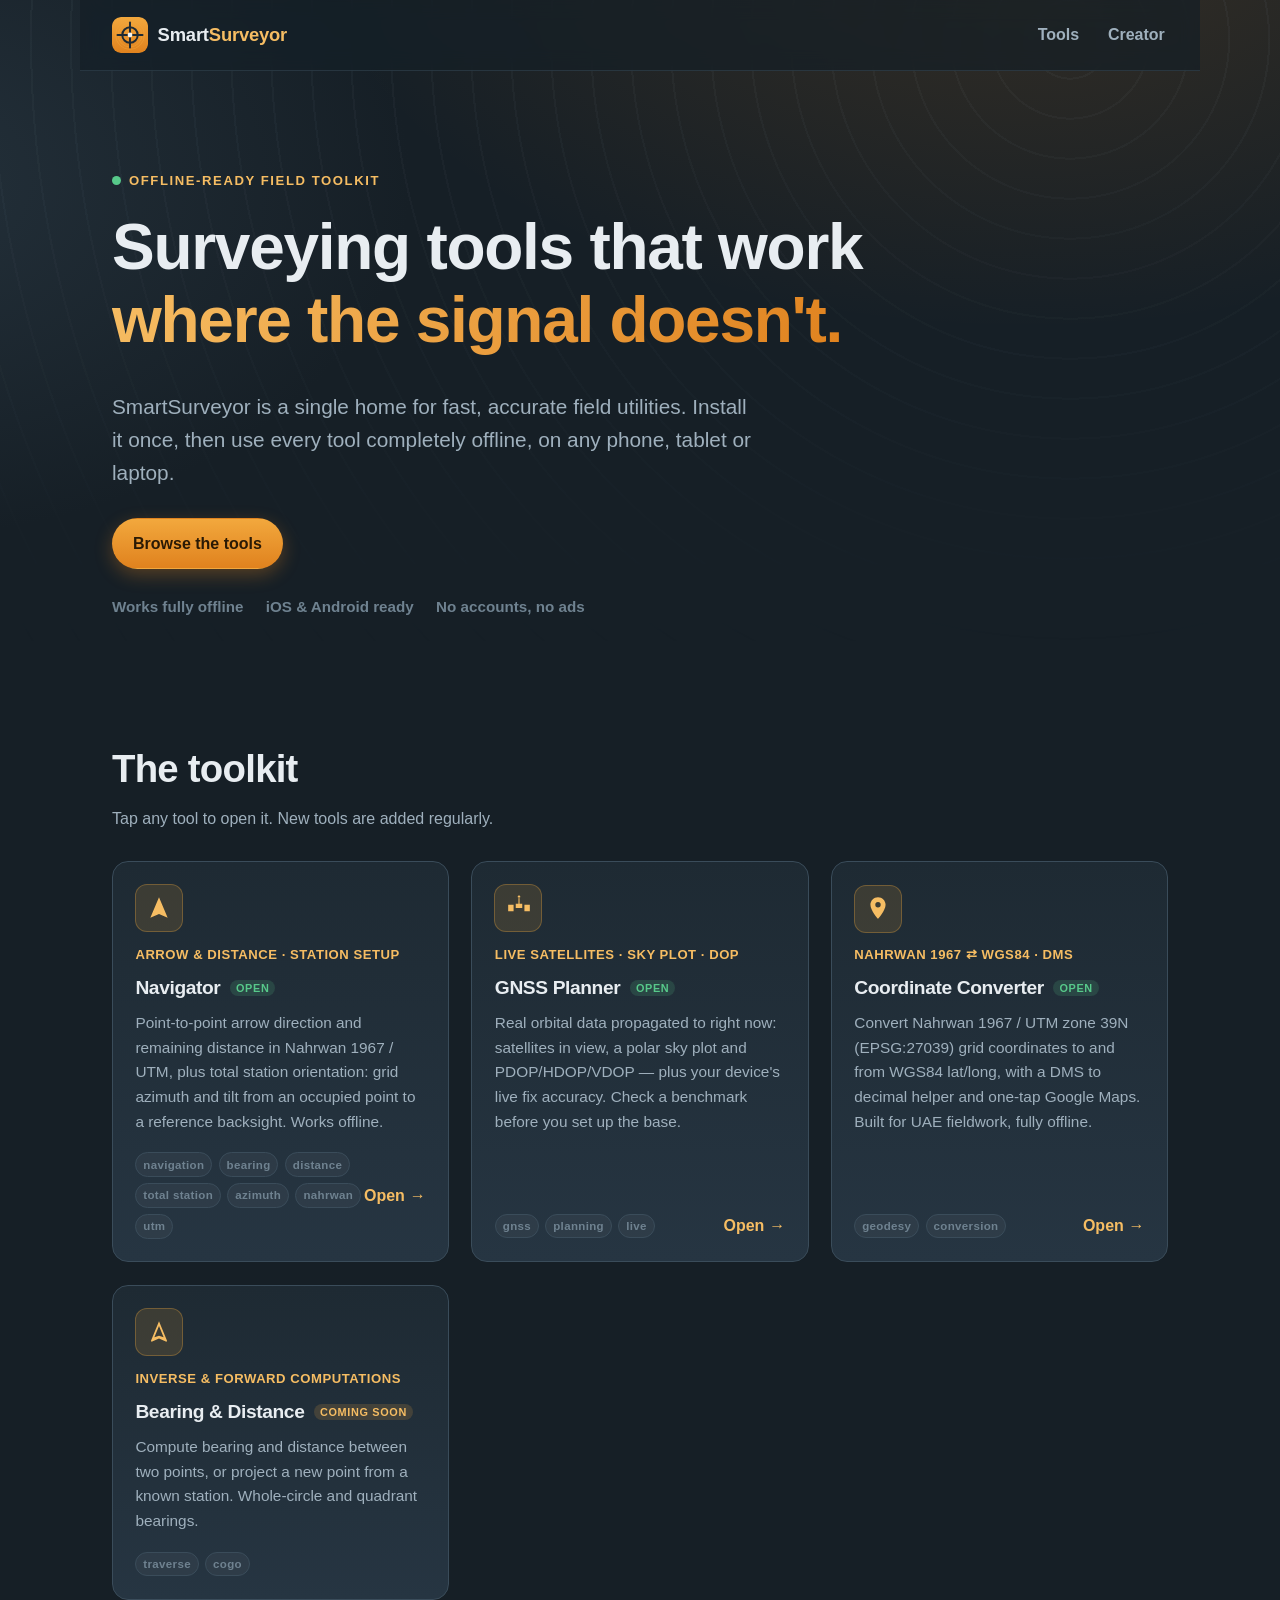
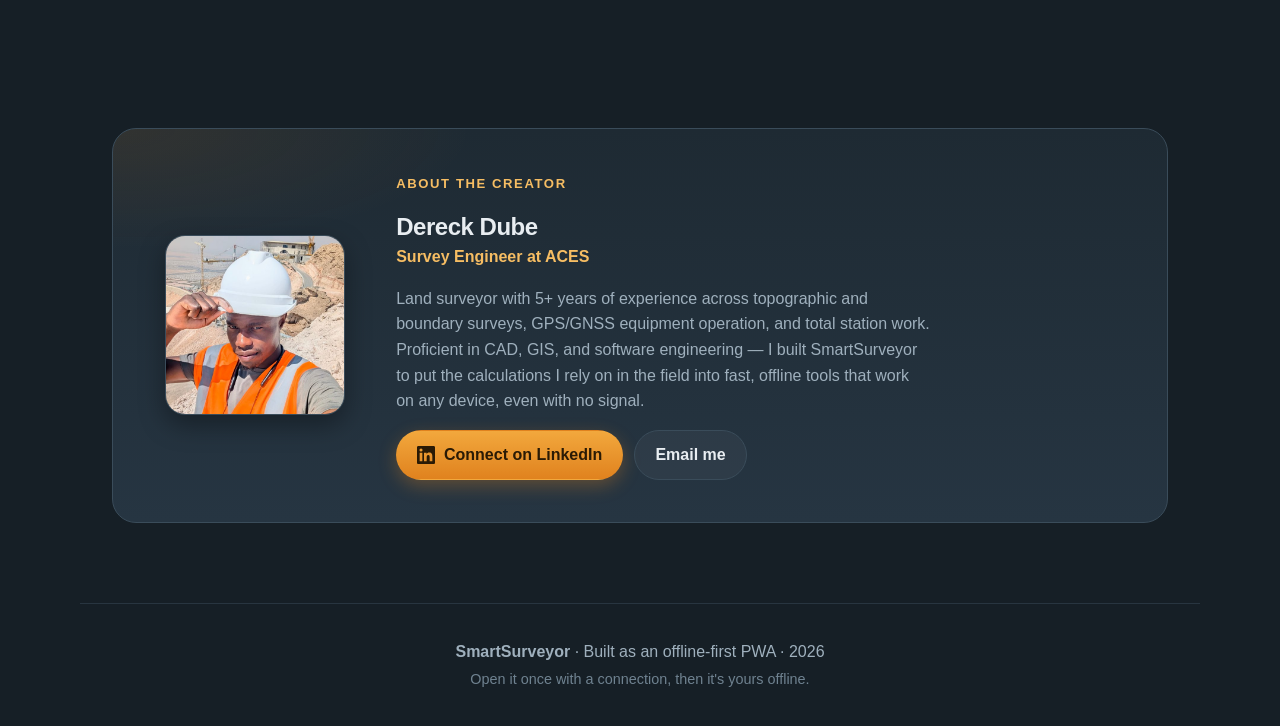
<file: index.html>
<!DOCTYPE html>
<html lang="en">
<head>
  <meta charset="UTF-8" />
  <!-- viewport-fit=cover lets the page draw under the iOS notch/home indicator;
       we then pad with env(safe-area-inset-*). maximum-scale is intentionally
       NOT locked so users can still pinch-zoom (accessibility). -->
  <meta name="viewport" content="width=device-width, initial-scale=1, viewport-fit=cover" />

  <title>SmartSurveyor — Offline Field Tools for Surveyors</title>
  <meta name="description" content="A growing collection of fast, offline-first tools for land surveyors. Installs to your home screen and works on any device, no signal required." />

  <!-- Theme / browser chrome colour -->
  <meta name="theme-color" content="#1E2A33" media="(prefers-color-scheme: dark)" />
  <meta name="theme-color" content="#E0821E" media="(prefers-color-scheme: light)" />
  <meta name="color-scheme" content="dark light" />

  <!-- iOS standalone / home-screen install -->
  <meta name="apple-mobile-web-app-capable" content="yes" />
  <meta name="mobile-web-app-capable" content="yes" />
  <meta name="apple-mobile-web-app-status-bar-style" content="black-translucent" />
  <meta name="apple-mobile-web-app-title" content="SmartSurveyor" />
  <meta name="format-detection" content="telephone=no" />

  <!-- Icons -->
  <link rel="icon" href="assets/icons/icon.svg" type="image/svg+xml" />
  <link rel="apple-touch-icon" href="assets/icons/apple-touch-icon.png" />
  <link rel="mask-icon" href="assets/icons/icon.svg" color="#E0821E" />

  <!-- PWA manifest -->
  <link rel="manifest" href="manifest.webmanifest" />

  <!-- Social / LinkedIn share preview -->
  <meta property="og:type" content="website" />
  <meta property="og:title" content="SmartSurveyor — Offline Field Tools for Surveyors" />
  <meta property="og:description" content="Fast, offline-first tools for land surveyors. Installs to your home screen, works on any device." />
  <meta property="og:image" content="assets/icons/icon-512.png" />
  <meta name="twitter:card" content="summary" />

  <link rel="stylesheet" href="assets/css/styles.css" />
</head>
<body>
  <a class="skip-link" href="#tools">Skip to tools</a>

  <!-- Decorative topographic contour backdrop -->
  <div class="topo" aria-hidden="true"></div>

  <header class="site-header">
    <a class="brand" href="./" aria-label="SmartSurveyor home">
      <img class="brand__mark" src="assets/icons/icon.svg" width="36" height="36" alt="" />
      <span class="brand__name">Smart<strong>Surveyor</strong></span>
    </a>
    <nav class="site-nav" aria-label="Primary">
      <a href="#tools">Tools</a>
      <a href="#about">Creator</a>
      <button id="reload-btn" class="btn btn--primary btn--small" hidden>Update ready · Refresh</button>
      <button id="install-btn" class="btn btn--ghost" hidden>Install app</button>
    </nav>
  </header>

  <main>
    <!-- ============================ HERO ============================ -->
    <section class="hero" id="top">
      <div class="hero__inner">
        <p class="eyebrow">
          <span class="dot" id="net-dot" aria-hidden="true"></span>
          <span id="net-label">Offline-ready field toolkit</span>
        </p>
        <h1 class="hero__title">
          Surveying tools that work<br />
          <span class="accent">where the signal doesn't.</span>
        </h1>
        <p class="hero__lede">
          SmartSurveyor is a single home for fast, accurate field utilities.
          Install it once, then use every tool completely offline, on any
          phone, tablet or laptop.
        </p>
        <div class="hero__actions">
          <a class="btn btn--primary" href="#tools">Browse the tools</a>
          <button class="btn btn--ghost" id="install-btn-hero" hidden>Add to home screen</button>
        </div>
        <ul class="hero__badges" aria-label="Highlights">
          <li>Works fully offline</li>
          <li>iOS &amp; Android ready</li>
          <li>No accounts, no ads</li>
        </ul>
      </div>
    </section>

    <!-- ============================ TOOLS ============================ -->
    <section class="tools" id="tools">
      <div class="section-head">
        <h2>The toolkit</h2>
        <p>Tap any tool to open it. New tools are added regularly.</p>
      </div>
      <div class="tool-grid" id="tool-grid" role="list">
        <!-- Tool cards are rendered from assets/js/tools.js -->
      </div>
    </section>

    <!-- ============================ ABOUT ============================ -->
    <section class="about" id="about">
      <div class="about__card">
        <div class="about__media">
          <img class="about__avatar" src="assets/img/creator.jpg" width="600" height="600"
               alt="Dereck Dube on a construction site, wearing a hard hat and hi-vis vest" />
        </div>
        <div class="about__body">
          <p class="eyebrow">About the creator</p>
          <h2>Dereck Dube</h2>
          <p class="about__role">
            Survey Engineer at
            <a href="https://www.linkedin.com/company/arab-center-for-engineering-studies" target="_blank" rel="noopener">ACES</a>
          </p>
          <p class="about__bio">
            Land surveyor with 5+ years of experience across topographic and
            boundary surveys, GPS/GNSS equipment operation, and total station
            work. Proficient in CAD, GIS, and software engineering — I built
            SmartSurveyor to put the calculations I rely on in the field into
            fast, offline tools that work on any device, even with no signal.
          </p>
          <div class="about__links">
            <a class="btn btn--primary" href="https://www.linkedin.com/in/dereck-khaya-dube" target="_blank" rel="noopener">
              <svg width="18" height="18" viewBox="0 0 24 24" aria-hidden="true" fill="currentColor"><path d="M20.45 20.45h-3.56v-5.57c0-1.33-.02-3.04-1.85-3.04-1.85 0-2.13 1.45-2.13 2.94v5.67H9.35V9h3.42v1.56h.05c.48-.9 1.64-1.85 3.37-1.85 3.6 0 4.27 2.37 4.27 5.46v6.28zM5.34 7.43a2.07 2.07 0 1 1 0-4.14 2.07 2.07 0 0 1 0 4.14zM7.12 20.45H3.55V9h3.57v11.45zM22.22 0H1.77C.79 0 0 .77 0 1.73v20.54C0 23.22.79 24 1.77 24h20.45c.98 0 1.78-.78 1.78-1.73V1.73C24 .77 23.2 0 22.22 0z"/></svg>
              Connect on LinkedIn
            </a>
            <a class="btn btn--ghost" href="mailto:dubedereck70@gmail.com">Email me</a>
          </div>
        </div>
      </div>
    </section>
  </main>

  <footer class="site-footer">
    <p>
      <strong>SmartSurveyor</strong> · Built as an offline-first PWA ·
      <span id="year"></span>
    </p>
    <p class="muted">Open it once with a connection, then it's yours offline.</p>
  </footer>

  <script src="assets/js/tools.js"></script>
  <script src="assets/js/app.js"></script>
</body>
</html>
</file>
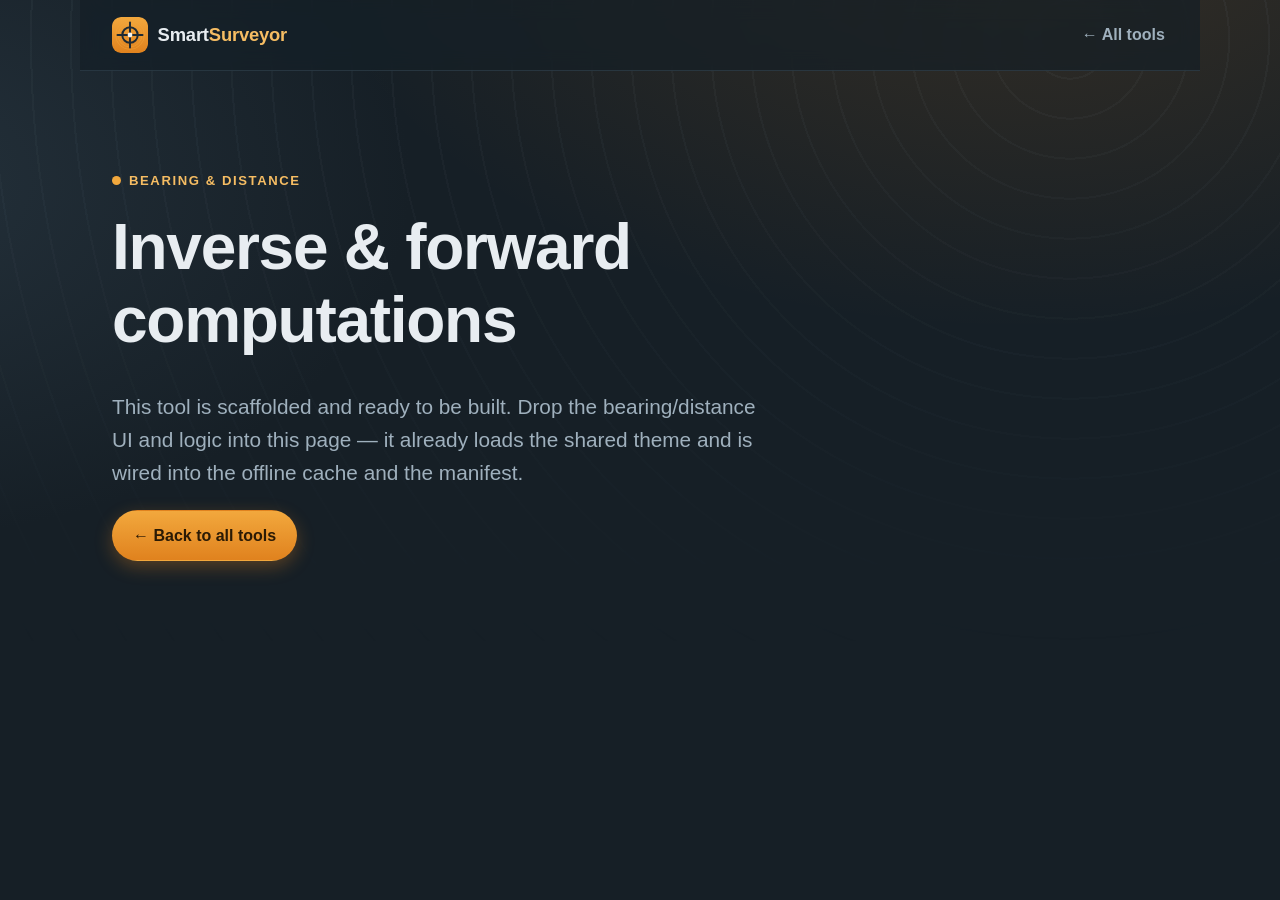
<file: tools/bearing-distance/index.html>
<!DOCTYPE html>
<html lang="en">
<head>
  <meta charset="UTF-8" />
  <meta name="viewport" content="width=device-width, initial-scale=1, viewport-fit=cover" />
  <title>Bearing &amp; Distance — SmartSurveyor</title>
  <meta name="description" content="Compute bearing and distance between points, or project a new point — offline." />
  <meta name="theme-color" content="#1E2A33" />
  <meta name="apple-mobile-web-app-capable" content="yes" />
  <meta name="apple-mobile-web-app-status-bar-style" content="black-translucent" />
  <meta name="apple-mobile-web-app-title" content="Bearing & Distance" />
  <link rel="icon" href="../../assets/icons/icon.svg" type="image/svg+xml" />
  <link rel="apple-touch-icon" href="../../assets/icons/apple-touch-icon.png" />
  <link rel="manifest" href="../../manifest.webmanifest" />
  <link rel="stylesheet" href="../../assets/css/styles.css" />
</head>
<body>
  <div class="topo" aria-hidden="true"></div>

  <header class="site-header">
    <a class="brand" href="../../" aria-label="Back to SmartSurveyor home">
      <img class="brand__mark" src="../../assets/icons/icon.svg" width="36" height="36" alt="" />
      <span class="brand__name">Smart<strong>Surveyor</strong></span>
    </a>
    <nav class="site-nav" aria-label="Primary">
      <a href="../../#tools">&larr; All tools</a>
    </nav>
  </header>

  <main class="hero">
    <div class="hero__inner">
      <p class="eyebrow"><span class="dot is-offline" aria-hidden="true"></span> Bearing &amp; Distance</p>
      <h1 class="hero__title">Inverse &amp; forward computations</h1>
      <p class="hero__lede">
        This tool is scaffolded and ready to be built. Drop the bearing/distance
        UI and logic into this page — it already loads the shared theme and is
        wired into the offline cache and the manifest.
      </p>
      <a class="btn btn--primary" href="../../#tools">&larr; Back to all tools</a>
    </div>
  </main>

  <script>
    if ("serviceWorker" in navigator) {
      navigator.serviceWorker.register("../../sw.js").catch(function () {});
    }
  </script>
</body>
</html>
</file>
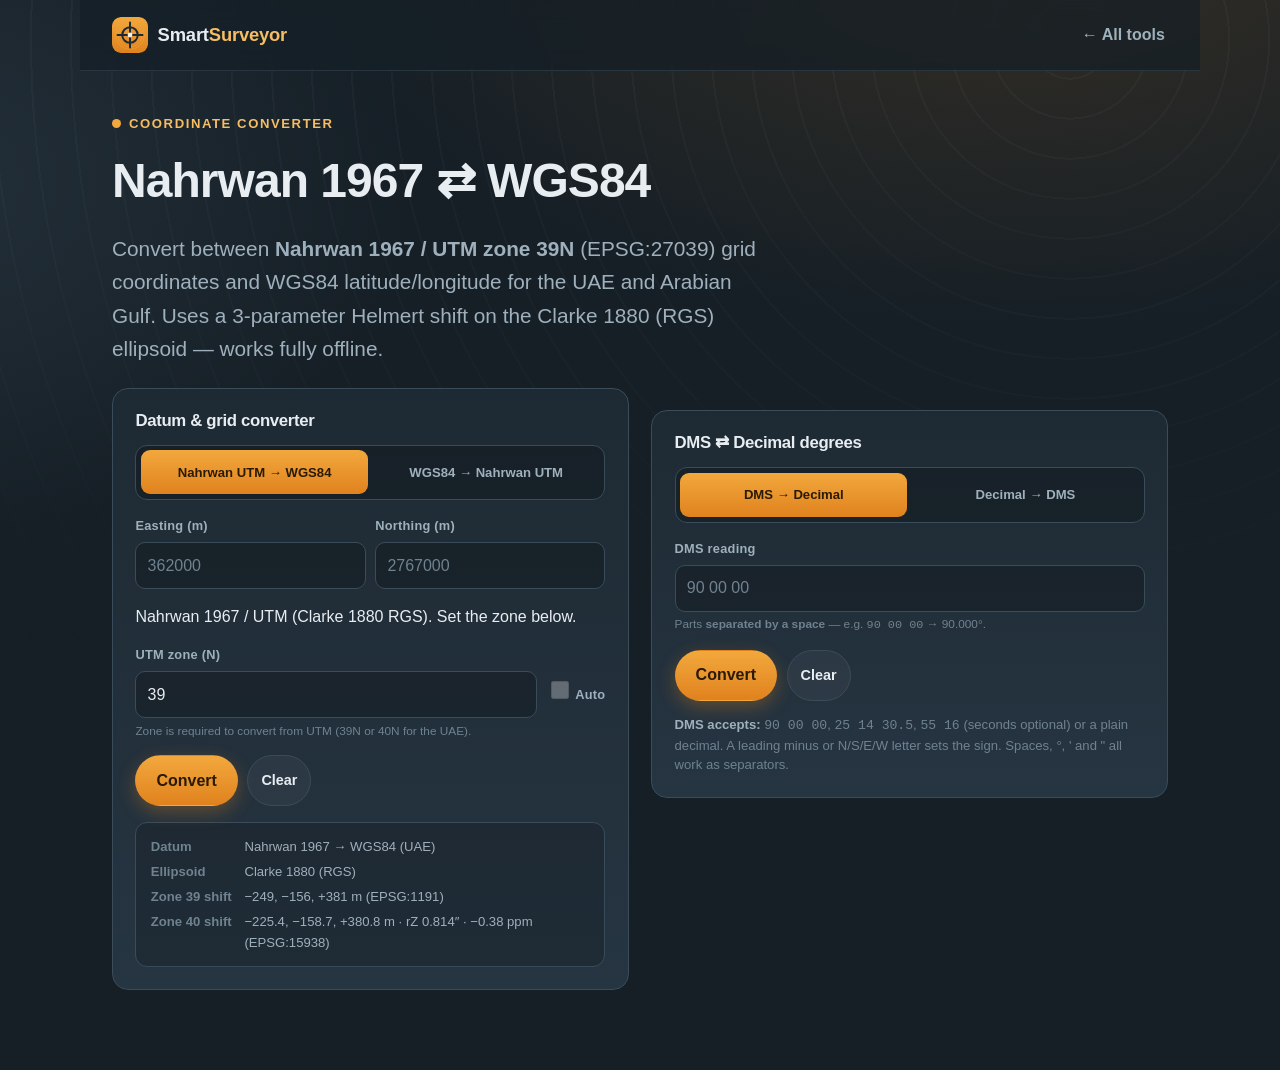
<file: tools/coordinate-converter/index.html>
<!DOCTYPE html>
<html lang="en">
<head>
  <meta charset="UTF-8" />
  <meta name="viewport" content="width=device-width, initial-scale=1, viewport-fit=cover" />
  <title>Coordinate Converter — SmartSurveyor</title>
  <meta name="description" content="Convert Nahrwan 1967 / UTM zone 39N ⇄ WGS84, plus DMS to decimal degrees — offline." />
  <meta name="theme-color" content="#1E2A33" />
  <meta name="apple-mobile-web-app-capable" content="yes" />
  <meta name="apple-mobile-web-app-status-bar-style" content="black-translucent" />
  <meta name="apple-mobile-web-app-title" content="Coord Converter" />
  <link rel="icon" href="../../assets/icons/icon.svg" type="image/svg+xml" />
  <link rel="apple-touch-icon" href="../../assets/icons/apple-touch-icon.png" />
  <link rel="manifest" href="../../manifest.webmanifest" />
  <link rel="stylesheet" href="../../assets/css/styles.css" />
  <style>
    /* ---- Coordinate Converter: tool-specific UI (uses shared theme tokens) ---- */
    .cc { max-width: var(--maxw); margin: 0 auto; padding: clamp(1.4rem, 4vw, 2.4rem) clamp(1rem, 4vw, 2rem) clamp(3rem, 8vw, 5rem); }
    .cc__grid { display: grid; grid-template-columns: minmax(0, 1fr); gap: clamp(0.9rem, 2vw, 1.4rem); }
    @media (min-width: 880px) { .cc__grid { grid-template-columns: minmax(0, 1fr) minmax(0, 1fr); align-items: start; } }

    .panel {
      background: linear-gradient(180deg, var(--slate-800), var(--slate-700));
      border: 1px solid var(--slate-line);
      border-radius: var(--radius);
      padding: clamp(1rem, 3vw, 1.4rem);
    }
    .panel + .panel { margin-top: clamp(0.9rem, 2vw, 1.4rem); }
    .panel h2 { font-size: 1.05rem; margin: 0 0 0.9rem; display: flex; align-items: center; gap: 0.5rem; flex-wrap: wrap; }
    .panel h2 .hint { font-size: 0.72rem; font-weight: 700; color: var(--text-faint); letter-spacing: 0.04em; text-transform: uppercase; }

    .field { margin-bottom: 0.9rem; }
    .field:last-child { margin-bottom: 0; }
    .field label { display: block; font-size: 0.8rem; font-weight: 700; color: var(--text-dim); margin-bottom: 0.35rem; letter-spacing: 0.02em; }
    .field input[type="number"], .field input[type="text"] {
      width: 100%; font: inherit; color: var(--text);
      background: rgba(0,0,0,0.25); border: 1px solid var(--slate-line);
      border-radius: 10px; padding: 0.6rem 0.7rem; min-height: 44px;
      -webkit-appearance: none; appearance: none;
    }
    .field input::placeholder { color: var(--text-faint); }
    .field input:focus-visible { outline: 3px solid var(--amber-300); outline-offset: 1px; border-color: var(--amber-400); }
    .field-row { display: grid; grid-template-columns: 1fr 1fr; gap: 0.6rem; }
    .field .sub { font-size: 0.74rem; color: var(--text-faint); margin: 0.3rem 0 0; line-height: 1.4; }

    /* segmented direction control */
    .seg { display: grid; grid-template-columns: 1fr 1fr; gap: 0.3rem; background: rgba(0,0,0,0.25); border: 1px solid var(--slate-line); border-radius: 12px; padding: 0.3rem; margin-bottom: 1rem; }
    .seg label { position: relative; }
    .seg input { position: absolute; opacity: 0; pointer-events: none; }
    .seg span { display: flex; align-items: center; justify-content: center; text-align: center; min-height: 44px; padding: 0.4rem 0.6rem; border-radius: 9px; font-size: 0.82rem; font-weight: 700; color: var(--text-dim); cursor: pointer; line-height: 1.2; transition: background 0.15s, color 0.15s; }
    .seg input:checked + span { background: linear-gradient(180deg, var(--amber-400), var(--amber-500)); color: #2a1a05; }
    .seg input:focus-visible + span { outline: 3px solid var(--amber-300); outline-offset: 2px; }

    .toggle { display: inline-flex; align-items: center; gap: 0.45rem; font-weight: 700; font-size: 0.85rem; color: var(--text-dim); cursor: pointer; user-select: none; white-space: nowrap; }
    .toggle input { width: 18px; height: 18px; accent-color: var(--amber-500); }
    .field input:disabled { opacity: 0.45; cursor: not-allowed; }
    .toggle input:disabled { cursor: not-allowed; }

    .actions { display: flex; flex-wrap: wrap; gap: 0.6rem; margin-top: 1rem; }

    /* results */
    .result { display: none; margin-top: 1.1rem; padding-top: 1rem; border-top: 1px solid var(--slate-line); }
    .result.is-shown { display: block; }
    .res-grid { display: grid; gap: 0.55rem; }
    .res-row { display: grid; grid-template-columns: auto 1fr; gap: 0.4rem 0.9rem; align-items: baseline; }
    .res-row dt { color: var(--text-faint); font-size: 0.74rem; font-weight: 700; letter-spacing: 0.05em; text-transform: uppercase; white-space: nowrap; }
    .res-row dd { margin: 0; font-weight: 700; font-variant-numeric: tabular-nums; word-break: break-word; }
    .res-block { background: rgba(0,0,0,0.22); border: 1px solid var(--slate-line); border-radius: 12px; padding: 0.8rem 0.9rem; }
    .res-block + .res-block { margin-top: 0.7rem; }
    .res-block h3 { font-size: 0.78rem; font-weight: 800; letter-spacing: 0.05em; text-transform: uppercase; color: var(--amber-300); margin: 0 0 0.6rem; }

    .btn-copy { background: none; border: none; color: var(--amber-300); font: inherit; font-weight: 700; cursor: pointer; padding: 0; font-size: 0.78rem; }
    .btn-copy:hover { color: var(--amber-400); }

    .note { font-size: 0.82rem; color: var(--text-faint); line-height: 1.5; margin: 0.9rem 0 0; }
    .note strong { color: var(--text-dim); }
    .banner { display: none; border-radius: 10px; padding: 0.7rem 0.9rem; font-size: 0.88rem; margin-top: 1rem; }
    .banner.is-shown { display: block; }
    .banner--warn { background: rgba(242,168,61,0.12); border: 1px solid rgba(242,168,61,0.35); color: var(--amber-300); }
    .banner--err { background: rgba(224,107,107,0.12); border: 1px solid rgba(224,107,107,0.4); color: #f0a3a3; }
    .toast { position: fixed; left: 50%; bottom: calc(1.2rem + var(--safe-bottom)); transform: translateX(-50%) translateY(20px); background: var(--slate-700); border: 1px solid var(--amber-400); color: var(--text); padding: 0.6rem 1rem; border-radius: 999px; font-weight: 700; font-size: 0.9rem; opacity: 0; pointer-events: none; transition: opacity 0.2s, transform 0.2s; z-index: 200; }
    .toast.is-shown { opacity: 1; transform: translateX(-50%) translateY(0); }

    .datum-card { background: rgba(0,0,0,0.18); border: 1px solid var(--slate-line); border-radius: 12px; padding: 0.8rem 0.9rem; margin-top: 1rem; font-size: 0.82rem; color: var(--text-dim); }
    .datum-card dl { display: grid; grid-template-columns: auto 1fr; gap: 0.25rem 0.8rem; margin: 0; }
    .datum-card dt { color: var(--text-faint); font-weight: 700; }
    .datum-card dd { margin: 0; font-variant-numeric: tabular-nums; }
  </style>
</head>
<body>
  <div class="topo" aria-hidden="true"></div>

  <header class="site-header">
    <a class="brand" href="../../" aria-label="Back to SmartSurveyor home">
      <img class="brand__mark" src="../../assets/icons/icon.svg" width="36" height="36" alt="" />
      <span class="brand__name">Smart<strong>Surveyor</strong></span>
    </a>
    <nav class="site-nav" aria-label="Primary">
      <a href="../../#tools">&larr; All tools</a>
    </nav>
  </header>

  <main class="cc">
    <p class="eyebrow"><span class="dot is-offline" aria-hidden="true"></span> Coordinate Converter</p>
    <h1 class="hero__title" style="font-size: clamp(1.8rem, 6vw, 3rem);">Nahrwan 1967 ⇄ WGS84</h1>
    <p class="hero__lede" style="margin-bottom: 1.4rem;">
      Convert between <strong>Nahrwan 1967 / UTM zone 39N</strong> (EPSG:27039) grid
      coordinates and WGS84 latitude/longitude for the UAE and Arabian Gulf. Uses a
      3-parameter Helmert shift on the Clarke 1880 (RGS) ellipsoid — works fully offline.
    </p>

    <div class="cc__grid">
      <!-- ============ Nahrwan ⇄ WGS84 ============ -->
      <section class="panel" aria-labelledby="conv-h">
        <h2 id="conv-h">Datum &amp; grid converter</h2>

        <div class="seg" role="radiogroup" aria-label="Conversion direction">
          <label>
            <input type="radio" name="dir" value="utm2wgs" checked />
            <span>Nahrwan UTM&nbsp;→&nbsp;WGS84</span>
          </label>
          <label>
            <input type="radio" name="dir" value="wgs2utm" />
            <span>WGS84&nbsp;→&nbsp;Nahrwan UTM</span>
          </label>
        </div>

        <!-- UTM inputs -->
        <div id="utm-inputs">
          <div class="field-row">
            <div class="field">
              <label for="easting">Easting (m)</label>
              <input id="easting" type="number" inputmode="decimal" step="any" placeholder="362000" />
            </div>
            <div class="field">
              <label for="northing">Northing (m)</label>
              <input id="northing" type="number" inputmode="decimal" step="any" placeholder="2767000" />
            </div>
          </div>
          <p class="sub">Nahrwan 1967 / UTM (Clarke 1880 RGS). Set the zone below.</p>
        </div>

        <!-- WGS84 inputs -->
        <div id="wgs-inputs" hidden>
          <div class="field" style="margin-bottom: 0.6rem;">
            <button id="loc-btn" class="btn btn--ghost btn--small" type="button" style="width:100%;">
              <span id="loc-btn-label">Use current location</span>
            </button>
          </div>
          <div class="field-row">
            <div class="field">
              <label for="wlat">Latitude (°)</label>
              <input id="wlat" type="number" inputmode="decimal" step="any" placeholder="25.0000" />
            </div>
            <div class="field">
              <label for="wlon">Longitude (°)</label>
              <input id="wlon" type="number" inputmode="decimal" step="any" placeholder="55.0000" />
            </div>
          </div>
          <p class="sub">Decimal degrees, WGS84. South / West are negative.</p>
        </div>

        <!-- UTM zone (shared by both directions) -->
        <div class="field" style="margin-top: 0.9rem;">
          <label for="zone-num">UTM zone (N)</label>
          <div class="field-row" style="grid-template-columns: 1fr auto; align-items: center;">
            <input id="zone-num" type="number" inputmode="numeric" min="1" max="60" step="1" value="39" />
            <label class="toggle"><input id="zone-auto" type="checkbox" checked /> Auto</label>
          </div>
          <p class="sub" id="zone-sub">Auto-detects the zone (39N or 40N) from the longitude.</p>
        </div>

        <div class="actions">
          <button id="convert-btn" class="btn btn--primary" type="button">Convert</button>
          <button id="clear-btn" class="btn btn--ghost btn--small" type="button">Clear</button>
        </div>

        <div id="conv-banner" class="banner banner--err" role="alert"></div>

        <!-- results -->
        <div id="conv-result" class="result" aria-live="polite">
          <div class="res-block">
            <h3>WGS84</h3>
            <dl class="res-grid">
              <div class="res-row"><dt>Decimal</dt><dd id="r-wgs-dec">—</dd></div>
              <div class="res-row"><dt>DMS</dt><dd id="r-wgs-dms">—</dd></div>
            </dl>
          </div>
          <div class="res-block">
            <h3>Nahrwan 1967</h3>
            <dl class="res-grid">
              <div class="res-row"><dt>UTM</dt><dd id="r-utm">—</dd></div>
              <div class="res-row"><dt>Nahrwan lat/lon</dt><dd id="r-nah-dec">—</dd></div>
            </dl>
          </div>
          <div class="actions">
            <a id="maps-btn" class="btn btn--primary btn--small" href="#" target="_blank" rel="noopener">Open in Google Maps</a>
            <button id="share-btn" class="btn btn--ghost btn--small" type="button">Share location</button>
          </div>
        </div>

        <div class="datum-card">
          <dl>
            <dt>Datum</dt><dd>Nahrwan 1967 → WGS84 (UAE)</dd>
            <dt>Ellipsoid</dt><dd>Clarke 1880 (RGS)</dd>
            <dt>Zone 39 shift</dt><dd>−249, −156, +381 m (EPSG:1191)</dd>
            <dt>Zone 40 shift</dt><dd>−225.4, −158.7, +380.8 m · rZ 0.814″ · −0.38 ppm (EPSG:15938)</dd>
          </dl>
        </div>
      </section>

      <!-- ============ DMS ⇄ Decimal ============ -->
      <section class="panel" aria-labelledby="dms-h">
        <h2 id="dms-h">DMS ⇄ Decimal degrees</h2>

        <div class="seg" role="radiogroup" aria-label="DMS conversion direction">
          <label>
            <input type="radio" name="dmsdir" value="dms2dec" checked />
            <span>DMS&nbsp;→&nbsp;Decimal</span>
          </label>
          <label>
            <input type="radio" name="dmsdir" value="dec2dms" />
            <span>Decimal&nbsp;→&nbsp;DMS</span>
          </label>
        </div>

        <!-- DMS input -->
        <div id="dms-in-group" class="field">
          <label for="dms-in">DMS reading</label>
          <input id="dms-in" type="text" inputmode="text" autocomplete="off" placeholder="90 00 00" />
          <p class="sub">Parts <strong>separated by a space</strong> — e.g. <code>90 00 00</code> → 90.000°.</p>
        </div>

        <!-- Decimal input -->
        <div id="dec-in-group" class="field" hidden>
          <label for="dec-in">Decimal degrees</label>
          <input id="dec-in" type="number" inputmode="decimal" step="any" placeholder="90.5" />
          <p class="sub">e.g. <code>90.5</code> → 90° 30' 00.000".</p>
        </div>

        <div class="actions">
          <button id="dms-btn" class="btn btn--primary" type="button">Convert</button>
          <button id="dms-clear" class="btn btn--ghost btn--small" type="button">Clear</button>
        </div>

        <div id="dms-banner" class="banner banner--err" role="alert"></div>

        <div id="dms-result" class="result" aria-live="polite">
          <div class="res-block">
            <h3 id="dms-res-title">Decimal degrees</h3>
            <dl class="res-grid">
              <div class="res-row"><dt>Result</dt><dd id="r-dms">—</dd></div>
            </dl>
          </div>
          <div class="actions">
            <button id="dms-copy" class="btn btn--ghost btn--small" type="button">Copy</button>
          </div>
        </div>

        <p class="note">
          <strong>DMS accepts:</strong> <code>90 00 00</code>, <code>25 14 30.5</code>,
          <code>55 16</code> (seconds optional) or a plain decimal. A leading minus
          or N/S/E/W letter sets the sign. Spaces, °, ' and " all work as separators.
        </p>
      </section>
    </div>
  </main>

  <div id="toast" class="toast" role="status" aria-live="polite"></div>

  <script>
    // Keep each tool offline-capable: register the shared SW from the root scope.
    if ("serviceWorker" in navigator) {
      navigator.serviceWorker.register("../../sw.js").catch(function () {});
    }
  </script>
  <script src="coordinate-converter.js"></script>
</body>
</html>
</file>
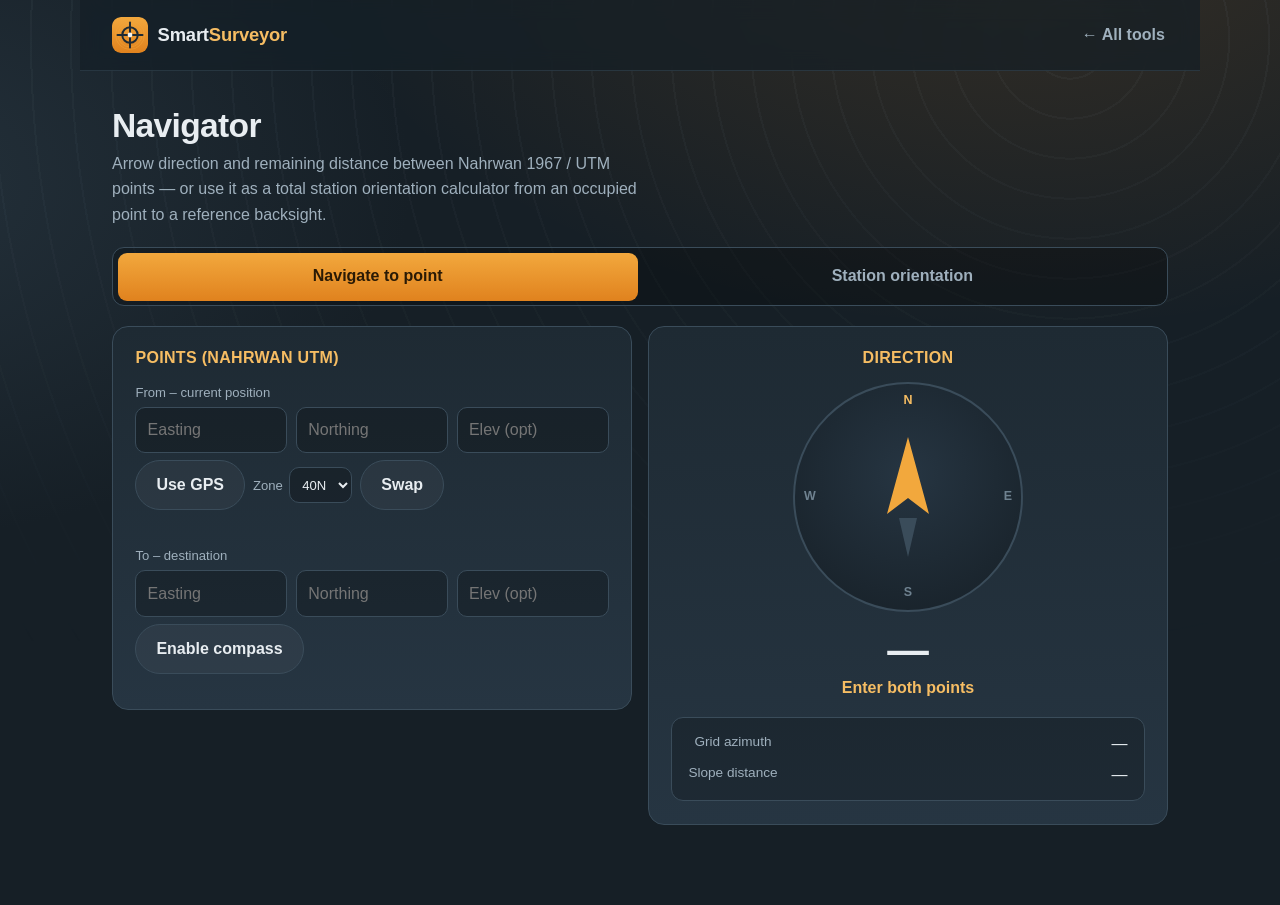
<file: tools/navigator/index.html>
<!DOCTYPE html>
<html lang="en">
<head>
  <meta charset="UTF-8" />
  <meta name="viewport" content="width=device-width, initial-scale=1, viewport-fit=cover" />
  <meta name="theme-color" content="#161f26" />
  <meta name="description" content="Field navigator for Nahrwan 1967 / UTM coordinates: arrow direction and remaining distance, plus total station orientation (backsight azimuth and tilt)." />
  <title>Navigator &mdash; SmartSurveyor</title>
  <link rel="manifest" href="../../manifest.webmanifest" />
  <link rel="icon" href="../../assets/icons/icon.svg" type="image/svg+xml" />
  <link rel="stylesheet" href="../../assets/css/styles.css" />
  <style>
    .navtool {
      max-width: var(--maxw);
      margin: 0 auto;
      padding: clamp(1.2rem, 4vw, 2.2rem) clamp(1rem, 4vw, 2rem) clamp(3rem, 8vw, 5rem);
    }
    .navtool__head { margin-bottom: 1.2rem; }
    .navtool__head h1 {
      font-size: clamp(1.5rem, 5vw, 2.1rem);
      margin: 0 0 .35rem;
    }
    .navtool__head p { color: var(--text-dim); margin: 0; max-width: 60ch; }

    .seg {
      display: grid;
      grid-template-columns: 1fr 1fr;
      gap: .3rem;
      background: rgba(0,0,0,.25);
      border: 1px solid var(--slate-line);
      border-radius: 12px;
      padding: .3rem;
      margin: 0 0 1.2rem;
    }
    .seg label {
      display: block;
      text-align: center;
      padding: .55rem .4rem;
      border-radius: 9px;
      cursor: pointer;
      color: var(--text-dim);
      font-weight: 600;
      min-height: 44px;
      line-height: 1.9;
    }
    .seg input { position: absolute; opacity: 0; pointer-events: none; }
    .seg input:checked + label {
      background: linear-gradient(180deg, var(--amber-400), var(--amber-500));
      color: #2a1a05;
    }
    .seg input:focus-visible + label { outline: 3px solid var(--amber-300); outline-offset: 1px; }

    .grid2 { display: grid; gap: 1rem; }
    @media (min-width: 820px) { .grid2 { grid-template-columns: 1fr 1fr; align-items: start; } }

    .panel {
      background: linear-gradient(180deg, var(--slate-800), var(--slate-700));
      border: 1px solid var(--slate-line);
      border-radius: var(--radius);
      padding: clamp(1rem, 3vw, 1.4rem);
    }
    .panel h2 {
      font-size: 1rem;
      margin: 0 0 .9rem;
      color: var(--amber-300);
      letter-spacing: .02em;
      text-transform: uppercase;
    }
    .field { margin-bottom: .8rem; }
    .field label { display: block; font-size: .82rem; color: var(--text-dim); margin-bottom: .25rem; }
    .row3 { display: grid; grid-template-columns: 1fr 1fr 1fr; gap: .55rem; }
    .navtool input[type="number"], .navtool select {
      width: 100%;
      background: rgba(0,0,0,.25);
      border: 1px solid var(--slate-line);
      border-radius: 10px;
      padding: .6rem .7rem;
      min-height: 44px;
      color: var(--text);
      font: inherit;
      font-variant-numeric: tabular-nums;
    }
    .navtool input:focus-visible, .navtool select:focus-visible {
      outline: 3px solid var(--amber-300);
      outline-offset: 1px;
      border-color: var(--amber-400);
    }
    .inline { display: flex; flex-wrap: wrap; gap: .5rem; align-items: center; margin-top: .4rem; }
    .inline .zone { display: flex; align-items: center; gap: .4rem; font-size: .82rem; color: var(--text-dim); }
    .inline .zone select { width: auto; min-height: 36px; padding: .25rem .5rem; }
    .msg { font-size: .8rem; color: var(--text-faint); margin-top: .5rem; min-height: 1.1em; }

    /* compass */
    .compass {
      position: relative;
      width: min(64vw, 230px);
      height: min(64vw, 230px);
      margin: .2rem auto 1rem;
      border-radius: 50%;
      border: 2px solid var(--slate-line);
      background: radial-gradient(circle at 50% 40%, var(--slate-700), var(--slate-900));
      display: flex; align-items: center; justify-content: center;
    }
    .compass b {
      position: absolute; font-size: .78rem; font-weight: 700; color: var(--text-faint);
    }
    .compass .n { top: 7px; left: 50%; transform: translateX(-50%); color: var(--amber-300); }
    .compass .s { bottom: 7px; left: 50%; transform: translateX(-50%); }
    .compass .e { right: 9px; top: 50%; transform: translateY(-50%); }
    .compass .w { left: 9px; top: 50%; transform: translateY(-50%); }
    .compass__arrow { transition: transform .15s ease-out; transform-origin: 50% 50%; }
    .compass__arrow polygon { fill: var(--amber-400); }
    .compass__arrow .tail { fill: var(--slate-line); }

    .readout { text-align: center; }
    .readout .big {
      font-size: clamp(1.8rem, 7vw, 2.6rem);
      font-weight: 800;
      font-variant-numeric: tabular-nums;
      color: var(--text);
      line-height: 1.05;
    }
    .readout .big small { font-size: .9rem; color: var(--text-dim); font-weight: 600; }
    .turn { color: var(--amber-300); font-weight: 700; margin-top: .25rem; min-height: 1.2em; }

    .res-block {
      background: rgba(0,0,0,.22);
      border: 1px solid var(--slate-line);
      border-radius: 12px;
      padding: .8rem 1rem;
      margin-top: 1rem;
    }
    .res-block dl { display: grid; grid-template-columns: auto 1fr; gap: .35rem 1rem; margin: 0; }
    .res-block dt { color: var(--text-dim); font-size: .85rem; }
    .res-block dd { margin: 0; text-align: right; font-variant-numeric: tabular-nums; }

    .tilt {
      display: flex; align-items: center; justify-content: center; gap: .7rem;
      margin: .9rem 0 .2rem;
    }
    .tilt__dial {
      width: 64px; height: 64px; border-radius: 12px;
      border: 1px solid var(--slate-line); background: rgba(0,0,0,.25);
      display: flex; align-items: center; justify-content: center;
    }
    .tilt__arrow { transition: transform .15s ease-out; transform-origin: 50% 50%; }
    .tilt__arrow polygon { fill: var(--amber-400); }
    .tilt__label { font-weight: 700; color: var(--amber-300); }

    .hint { color: var(--text-faint); font-size: .82rem; margin-top: .9rem; line-height: 1.5; }
  </style>
</head>
<body>
  <div class="topo" aria-hidden="true"></div>

  <header class="site-header">
    <a class="brand" href="../../" aria-label="Back to SmartSurveyor home">
      <img class="brand__mark" src="../../assets/icons/icon.svg" width="36" height="36" alt="" />
      <span class="brand__name">Smart<strong>Surveyor</strong></span>
    </a>
    <nav class="site-nav" aria-label="Primary">
      <a href="../../#tools">&larr; All tools</a>
    </nav>
  </header>

  <main class="navtool">
    <div class="navtool__head">
      <h1>Navigator</h1>
      <p>Arrow direction and remaining distance between Nahrwan 1967 / UTM points &mdash; or use it as a total&nbsp;station orientation calculator from an occupied point to a reference backsight.</p>
    </div>

    <div class="seg" role="radiogroup" aria-label="Mode">
      <span style="position:relative">
        <input type="radio" name="navMode" id="mode-navigate" value="navigate" checked />
        <label for="mode-navigate">Navigate to point</label>
      </span>
      <span style="position:relative">
        <input type="radio" name="navMode" id="mode-station" value="station" />
        <label for="mode-station">Station orientation</label>
      </span>
    </div>

    <!-- ================= NAVIGATE ================= -->
    <section id="panel-navigate" class="grid2">
      <div class="panel">
        <h2>Points (Nahrwan UTM)</h2>

        <div class="field">
          <label>From &ndash; current position</label>
          <div class="row3">
            <input id="nav-from-e" type="number" inputmode="decimal" step="any" placeholder="Easting" aria-label="From easting" />
            <input id="nav-from-n" type="number" inputmode="decimal" step="any" placeholder="Northing" aria-label="From northing" />
            <input id="nav-from-h" type="number" inputmode="decimal" step="any" placeholder="Elev (opt)" aria-label="From elevation" />
          </div>
          <div class="inline">
            <button id="nav-gps" class="btn btn--ghost btn--sm" type="button">Use GPS</button>
            <span class="zone">Zone
              <select id="nav-zone" aria-label="UTM zone">
                <option value="40" selected>40N</option>
                <option value="39">39N</option>
              </select>
            </span>
            <button class="btn btn--ghost btn--sm" type="button" data-swap="nav">Swap</button>
          </div>
          <div id="nav-msg" class="msg"></div>
        </div>

        <div class="field">
          <label>To &ndash; destination</label>
          <div class="row3">
            <input id="nav-to-e" type="number" inputmode="decimal" step="any" placeholder="Easting" aria-label="To easting" />
            <input id="nav-to-n" type="number" inputmode="decimal" step="any" placeholder="Northing" aria-label="To northing" />
            <input id="nav-to-h" type="number" inputmode="decimal" step="any" placeholder="Elev (opt)" aria-label="To elevation" />
          </div>
          <div class="inline">
            <button id="nav-compass-btn" class="btn btn--ghost btn--sm" type="button">Enable compass</button>
          </div>
        </div>
      </div>

      <div class="panel readout">
        <h2>Direction</h2>
        <div class="compass">
          <b class="n">N</b><b class="e">E</b><b class="s">S</b><b class="w">W</b>
          <svg id="nav-arrow" class="compass__arrow" width="150" height="150" viewBox="0 0 150 150" aria-hidden="true">
            <polygon class="tail" points="75,135 66,96 84,96" />
            <polygon points="75,15 96,92 75,76 54,92" />
          </svg>
        </div>
        <div class="big" id="nav-distance">&mdash;</div>
        <div class="turn" id="nav-turn">Enter both points</div>
        <div class="res-block">
          <dl>
            <dt>Grid azimuth</dt><dd id="nav-bearing">&mdash;</dd>
            <dt>Slope distance</dt><dd id="nav-slope">&mdash;</dd>
          </dl>
        </div>
      </div>
    </section>

    <!-- ================= STATION ================= -->
    <section id="panel-station" class="grid2" hidden>
      <div class="panel">
        <h2>Points (Nahrwan UTM)</h2>

        <div class="field">
          <label>Total station &ndash; occupied point</label>
          <div class="row3">
            <input id="st-occ-e" type="number" inputmode="decimal" step="any" placeholder="Easting" aria-label="Station easting" />
            <input id="st-occ-n" type="number" inputmode="decimal" step="any" placeholder="Northing" aria-label="Station northing" />
            <input id="st-occ-h" type="number" inputmode="decimal" step="any" placeholder="Elev (opt)" aria-label="Station elevation" />
          </div>
        </div>

        <div class="field">
          <label>Reference &ndash; backsight point</label>
          <div class="row3">
            <input id="st-ref-e" type="number" inputmode="decimal" step="any" placeholder="Easting" aria-label="Reference easting" />
            <input id="st-ref-n" type="number" inputmode="decimal" step="any" placeholder="Northing" aria-label="Reference northing" />
            <input id="st-ref-h" type="number" inputmode="decimal" step="any" placeholder="Elev (opt)" aria-label="Reference elevation" />
          </div>
          <div class="inline">
            <button class="btn btn--ghost btn--sm" type="button" data-swap="st">Swap</button>
          </div>
        </div>
        <p class="hint">Enter elevations to also get the vertical (zenith) angle and tilt direction. Heights are instrument/target reduced levels.</p>
      </div>

      <div class="panel readout">
        <h2>Orientation</h2>
        <div class="compass">
          <b class="n">N</b><b class="e">E</b><b class="s">S</b><b class="w">W</b>
          <svg id="st-arrow" class="compass__arrow" width="150" height="150" viewBox="0 0 150 150" aria-hidden="true">
            <polygon class="tail" points="75,135 66,96 84,96" />
            <polygon points="75,15 96,92 75,76 54,92" />
          </svg>
        </div>
        <div class="res-block">
          <dl>
            <dt>Grid azimuth to backsight</dt><dd id="st-az-dec">&mdash;</dd>
            <dt>&nbsp;&nbsp;in D&deg; M' S"</dt><dd id="st-az-dms">&mdash;</dd>
            <dt>Horizontal distance</dt><dd id="st-horiz">&mdash;</dd>
          </dl>
        </div>

        <div id="st-vert-block" hidden>
          <div class="tilt">
            <div class="tilt__dial">
              <svg id="st-vert-arrow" class="tilt__arrow" width="40" height="40" viewBox="0 0 40 40" aria-hidden="true">
                <polygon points="20,5 31,26 20,19 9,26" />
              </svg>
            </div>
            <span class="tilt__label" id="st-tilt-label">Tilt</span>
          </div>
          <div class="res-block">
            <dl>
              <dt>Vertical angle</dt><dd id="st-vangle">&mdash;</dd>
              <dt>Zenith angle</dt><dd id="st-zenith">&mdash;</dd>
              <dt>Slope distance</dt><dd id="st-slope">&mdash;</dd>
            </dl>
          </div>
        </div>

        <p class="hint" id="st-hint">Enter station and reference points.</p>
      </div>
    </section>
  </main>

  <script src="navigator.js"></script>
</body>
</html>
</file>
<file: assets/css/styles.css>
/* ==========================================================================
   SmartSurveyor — field / industrial theme
   Amber + slate · topographic contours · offline-first PWA landing page
   ========================================================================== */

:root {
  --slate-900: #161f26;
  --slate-800: #1e2a33;
  --slate-700: #263542;
  --slate-600: #324350;
  --slate-line: #3a4c5a;
  --amber-500: #e0821e;
  --amber-400: #f2a83d;
  --amber-300: #f6bd63;
  --cream: #f7f3ea;
  --text: #e8edf1;
  --text-dim: #9fb0bd;
  --text-faint: #6f8290;
  --ok: #57c98a;

  --radius: 16px;
  --radius-lg: 24px;
  --maxw: 1120px;
  --ease: cubic-bezier(0.22, 0.61, 0.36, 1);

  /* iOS safe-area insets (fall back to 0 on non-notch devices) */
  --safe-top: env(safe-area-inset-top, 0px);
  --safe-right: env(safe-area-inset-right, 0px);
  --safe-bottom: env(safe-area-inset-bottom, 0px);
  --safe-left: env(safe-area-inset-left, 0px);
}

/* ----- reset ----- */
*,
*::before,
*::after { box-sizing: border-box; }

/* The `hidden` attribute must always win, even over component display rules
   like `.btn { display: inline-flex }`. */
[hidden] { display: none !important; }

html {
  -webkit-text-size-adjust: 100%; /* stop iOS bumping font size in landscape */
  text-size-adjust: 100%;
  scroll-behavior: smooth;
}

body {
  margin: 0;
  font-family: -apple-system, BlinkMacSystemFont, "Segoe UI", Roboto, Helvetica,
    Arial, sans-serif;
  color: var(--text);
  background: var(--slate-900);
  line-height: 1.6;
  min-height: 100vh;
  min-height: 100dvh; /* dynamic viewport — avoids iOS URL-bar jump */
  overflow-x: hidden;
  -webkit-font-smoothing: antialiased;
  text-rendering: optimizeLegibility;
  /* pad the whole app for the notch / home indicator */
  padding: env(safe-area-inset-top) env(safe-area-inset-right)
    env(safe-area-inset-bottom) env(safe-area-inset-left);
}

@media (prefers-reduced-motion: reduce) {
  html { scroll-behavior: auto; }
  *, *::before, *::after {
    animation-duration: 0.001ms !important;
    transition-duration: 0.001ms !important;
  }
}

h1, h2, h3 { line-height: 1.15; margin: 0 0 0.4em; letter-spacing: -0.02em; }
p { margin: 0 0 1em; }
a { color: var(--amber-300); text-decoration: none; }

img, svg { display: block; max-width: 100%; height: auto; }

/* ----- topographic backdrop ----- */
.topo {
  position: fixed;
  inset: 0;
  z-index: -1;
  background:
    radial-gradient(1200px 700px at 80% -10%, rgba(224, 130, 30, 0.16), transparent 60%),
    radial-gradient(900px 600px at -10% 20%, rgba(50, 67, 80, 0.5), transparent 60%),
    var(--slate-900);
}
.topo::before {
  content: "";
  position: absolute;
  inset: -10%;
  background-image:
    repeating-radial-gradient(
      circle at 78% 12%,
      transparent 0 38px,
      rgba(159, 176, 189, 0.06) 38px 40px
    );
  -webkit-mask-image: linear-gradient(to bottom, #000 0%, transparent 70%);
  mask-image: linear-gradient(to bottom, #000 0%, transparent 70%);
  pointer-events: none;
}

/* ----- shared layout ----- */
.site-header,
.hero__inner,
.tools,
.about,
.site-footer { width: 100%; }

.site-header { max-width: var(--maxw); }

/* ----- accessibility skip link ----- */
.skip-link {
  position: absolute;
  left: -9999px;
  top: 0;
  background: var(--amber-500);
  color: var(--slate-900);
  padding: 0.6em 1em;
  border-radius: 0 0 var(--radius) 0;
  font-weight: 700;
  z-index: 100;
}
.skip-link:focus { left: 0; }

/* ----- buttons ----- */
.btn {
  --pad-y: 0.72em;
  --pad-x: 1.25em;
  display: inline-flex;
  align-items: center;
  justify-content: center;
  gap: 0.55em;
  padding: var(--pad-y) var(--pad-x);
  border-radius: 999px;
  border: 1px solid transparent;
  font: inherit;
  font-weight: 700;
  cursor: pointer;
  min-height: 44px; /* iOS minimum touch target */
  transition: transform 0.15s var(--ease), background 0.2s, border-color 0.2s,
    box-shadow 0.2s;
  -webkit-tap-highlight-color: transparent;
  touch-action: manipulation; /* kill the 300ms tap delay */
  user-select: none;
}
.btn:active { transform: scale(0.97); }
.btn--primary {
  background: linear-gradient(180deg, var(--amber-400), var(--amber-500));
  color: #2a1a05;
  box-shadow: 0 6px 18px rgba(224, 130, 30, 0.32);
}
.btn--primary:hover { box-shadow: 0 8px 24px rgba(224, 130, 30, 0.45); }
.btn--ghost {
  background: rgba(255, 255, 255, 0.04);
  border-color: var(--slate-line);
  color: var(--text);
}
.btn--ghost:hover { border-color: var(--amber-400); color: var(--amber-300); }
.btn--small { --pad-y: 0.45em; --pad-x: 0.9em; min-height: 36px; font-size: 0.9rem; }

.btn:focus-visible,
a:focus-visible {
  outline: 3px solid var(--amber-300);
  outline-offset: 2px;
}

/* ======================= HEADER ======================= */
.site-header {
  margin: 0 auto;
  padding: 1rem clamp(1rem, 4vw, 2rem);
  display: flex;
  align-items: center;
  justify-content: space-between;
  gap: 1rem;
  position: sticky;
  top: 0;
  z-index: 50;
  background: rgba(22, 31, 38, 0.72);
  backdrop-filter: saturate(140%) blur(10px);
  -webkit-backdrop-filter: saturate(140%) blur(10px);
  border-bottom: 1px solid rgba(58, 76, 90, 0.5);
}
.brand { display: inline-flex; align-items: center; gap: 0.6rem; color: var(--text); }
.brand__mark { border-radius: 9px; }
.brand__name { font-size: 1.15rem; font-weight: 600; letter-spacing: -0.01em; }
.brand__name strong { color: var(--amber-300); font-weight: 800; }
.site-nav { display: flex; align-items: center; flex-wrap: wrap; justify-content: flex-end; gap: clamp(0.5rem, 2vw, 1.4rem); }
.site-nav a {
  color: var(--text-dim);
  font-weight: 600;
  padding: 0.4rem 0.2rem;
}
.site-nav a:hover { color: var(--text); }

/* ======================= HERO ======================= */
.hero {
  max-width: var(--maxw);
  margin: 0 auto;
  padding: clamp(2.5rem, 8vw, 6rem) clamp(1rem, 4vw, 2rem) clamp(2rem, 6vw, 4rem);
}
.hero__inner { max-width: 760px; }
.eyebrow {
  display: inline-flex;
  align-items: center;
  gap: 0.5rem;
  font-size: 0.82rem;
  font-weight: 700;
  letter-spacing: 0.12em;
  text-transform: uppercase;
  color: var(--amber-300);
  margin-bottom: 1.2rem;
}
.dot {
  width: 9px; height: 9px;
  border-radius: 50%;
  background: var(--ok);
  box-shadow: 0 0 0 0 rgba(87, 201, 138, 0.6);
  animation: pulse 2.4s infinite;
}
.dot.is-offline { background: var(--amber-400); animation: none; }
@keyframes pulse {
  0% { box-shadow: 0 0 0 0 rgba(87, 201, 138, 0.5); }
  70% { box-shadow: 0 0 0 10px rgba(87, 201, 138, 0); }
  100% { box-shadow: 0 0 0 0 rgba(87, 201, 138, 0); }
}
.hero__title {
  font-size: clamp(2.1rem, 7vw, 4rem);
  font-weight: 800;
  margin-bottom: 0.5em;
}
.hero__title .accent {
  background: linear-gradient(120deg, var(--amber-300), var(--amber-500));
  -webkit-background-clip: text;
  background-clip: text;
  color: transparent;
}
.hero__lede {
  font-size: clamp(1.05rem, 2.4vw, 1.3rem);
  color: var(--text-dim);
  max-width: 56ch;
}
.hero__actions {
  display: flex;
  flex-wrap: wrap;
  gap: 0.8rem;
  margin: 1.8rem 0 1.6rem;
}
.hero__badges {
  list-style: none;
  display: flex;
  flex-wrap: wrap;
  gap: 0.6rem 1.4rem;
  padding: 0;
  margin: 0;
  color: var(--text-faint);
  font-size: 0.95rem;
  font-weight: 600;
}

/* ======================= TOOLS ======================= */
.tools {
  max-width: var(--maxw);
  margin: 0 auto;
  padding: clamp(2rem, 6vw, 4rem) clamp(1rem, 4vw, 2rem);
}
.section-head { margin-bottom: 1.8rem; }
.section-head h2 { font-size: clamp(1.6rem, 4vw, 2.4rem); }
.section-head p { color: var(--text-dim); margin: 0; }

.tool-grid {
  display: grid;
  grid-template-columns: repeat(auto-fill, minmax(min(100%, 280px), 1fr));
  gap: clamp(0.9rem, 2vw, 1.4rem);
}

.tool-card {
  position: relative;
  display: flex;
  flex-direction: column;
  gap: 0.75rem;
  padding: 1.4rem;
  border-radius: var(--radius);
  background: linear-gradient(180deg, var(--slate-800), var(--slate-700));
  border: 1px solid var(--slate-line);
  color: var(--text);
  overflow: hidden;
  transition: transform 0.2s var(--ease), border-color 0.2s, box-shadow 0.2s;
  isolation: isolate;
}
.tool-card::before {
  content: "";
  position: absolute;
  inset: 0;
  z-index: -1;
  background: radial-gradient(
    140px 140px at 100% 0%,
    rgba(242, 168, 61, 0.14),
    transparent 70%
  );
  opacity: 0;
  transition: opacity 0.25s;
}
.tool-card:hover,
.tool-card:focus-within {
  transform: translateY(-4px);
  border-color: var(--amber-400);
  box-shadow: 0 14px 34px rgba(0, 0, 0, 0.4);
}
.tool-card:hover::before,
.tool-card:focus-within::before { opacity: 1; }

.tool-card__icon {
  width: 48px; height: 48px;
  display: grid;
  place-items: center;
  border-radius: 12px;
  background: rgba(242, 168, 61, 0.14);
  border: 1px solid rgba(242, 168, 61, 0.3);
  color: var(--amber-300);
  flex: none;
}
.tool-card__icon svg { width: 26px; height: 26px; }

.tool-card__title {
  display: flex;
  align-items: center;
  gap: 0.6rem;
  flex-wrap: wrap;
  font-size: 1.2rem;
  margin: 0;
}
.tool-card__tagline {
  font-size: 0.82rem;
  font-weight: 700;
  letter-spacing: 0.04em;
  color: var(--amber-300);
  text-transform: uppercase;
  margin: 0;
}
.tool-card__desc { color: var(--text-dim); font-size: 0.96rem; margin: 0; flex: 1; }

.tool-card__footer {
  display: flex;
  align-items: center;
  justify-content: space-between;
  margin-top: 0.4rem;
}
.tool-card__tags { display: flex; gap: 0.4rem; flex-wrap: wrap; }
.tag {
  font-size: 0.72rem;
  font-weight: 700;
  letter-spacing: 0.03em;
  color: var(--text-faint);
  background: rgba(255, 255, 255, 0.04);
  border: 1px solid var(--slate-line);
  padding: 0.18em 0.6em;
  border-radius: 999px;
}
.tool-card__go {
  font-weight: 800;
  color: var(--amber-300);
  display: inline-flex;
  align-items: center;
  gap: 0.3rem;
  transition: gap 0.2s;
}
.tool-card:hover .tool-card__go { gap: 0.55rem; }

/* stretched link makes the whole card tappable while staying accessible */
.tool-card__link::after {
  content: "";
  position: absolute;
  inset: 0;
}
.tool-card__link { position: static; outline: none; }

/* status pill */
.status {
  font-size: 0.68rem;
  font-weight: 800;
  letter-spacing: 0.06em;
  text-transform: uppercase;
  padding: 0.15em 0.55em;
  border-radius: 999px;
}
.status--soon { background: rgba(242, 168, 61, 0.16); color: var(--amber-300); }
.status--ready { background: rgba(87, 201, 138, 0.16); color: var(--ok); }

.tool-card.is-soon { opacity: 0.92; }
.tool-card.is-soon:hover { transform: none; }

/* ======================= ABOUT ======================= */
.about {
  max-width: var(--maxw);
  margin: 0 auto;
  padding: clamp(2rem, 6vw, 4rem) clamp(1rem, 4vw, 2rem) clamp(3rem, 8vw, 5rem);
}
.about__card {
  display: grid;
  grid-template-columns: 200px 1fr;
  gap: clamp(1.2rem, 4vw, 2.6rem);
  align-items: center;
  padding: clamp(1.4rem, 4vw, 2.6rem);
  border-radius: var(--radius-lg);
  background:
    radial-gradient(600px 200px at 0% 0%, rgba(224, 130, 30, 0.1), transparent 60%),
    linear-gradient(180deg, var(--slate-800), var(--slate-700));
  border: 1px solid var(--slate-line);
}
.about__media { display: flex; justify-content: center; }
.about__avatar {
  width: clamp(120px, 30vw, 180px);
  height: clamp(120px, 30vw, 180px); /* explicit square; beats the height attr */
  border-radius: 20px;
  object-fit: cover;
  object-position: center;
  background: var(--slate-600);
  border: 1px solid var(--slate-line);
  box-shadow: 0 10px 26px rgba(0, 0, 0, 0.35);
}
.about__role { color: var(--amber-300); font-weight: 700; margin-top: -0.4em; }
.about__bio { color: var(--text-dim); max-width: 60ch; }
.about__links { display: flex; flex-wrap: wrap; gap: 0.7rem; margin-top: 0.4rem; }

/* ======================= FOOTER ======================= */
.site-footer {
  max-width: var(--maxw);
  margin: 0 auto;
  padding: 2rem clamp(1rem, 4vw, 2rem) calc(2rem + var(--safe-bottom));
  border-top: 1px solid rgba(58, 76, 90, 0.5);
  color: var(--text-dim);
  text-align: center;
}
.site-footer p { margin: 0.2em 0; }
.muted { color: var(--text-faint); font-size: 0.9rem; }

/* ======================= RESPONSIVE ======================= */
@media (max-width: 640px) {
  .about__card { grid-template-columns: 1fr; text-align: center; }
  .about__links { justify-content: center; }
  /* Stack the brand over a full-width, centered nav so menu items stay visible */
  .site-header { flex-direction: column; gap: 0.6rem; align-items: stretch; }
  .brand { justify-content: center; }
  .site-nav { justify-content: center; gap: 0.4rem 1rem; }
  .site-nav a { padding: 0.4rem 0.5rem; }
}

/* entrance animation */
@media (prefers-reduced-motion: no-preference) {
  .hero__inner > *,
  .tool-card { animation: rise 0.6s var(--ease) both; }
  .tool-card:nth-child(2) { animation-delay: 0.06s; }
  .tool-card:nth-child(3) { animation-delay: 0.12s; }
  .tool-card:nth-child(4) { animation-delay: 0.18s; }
  @keyframes rise {
    from { opacity: 0; transform: translateY(16px); }
    to { opacity: 1; transform: translateY(0); }
  }
}
</file>
